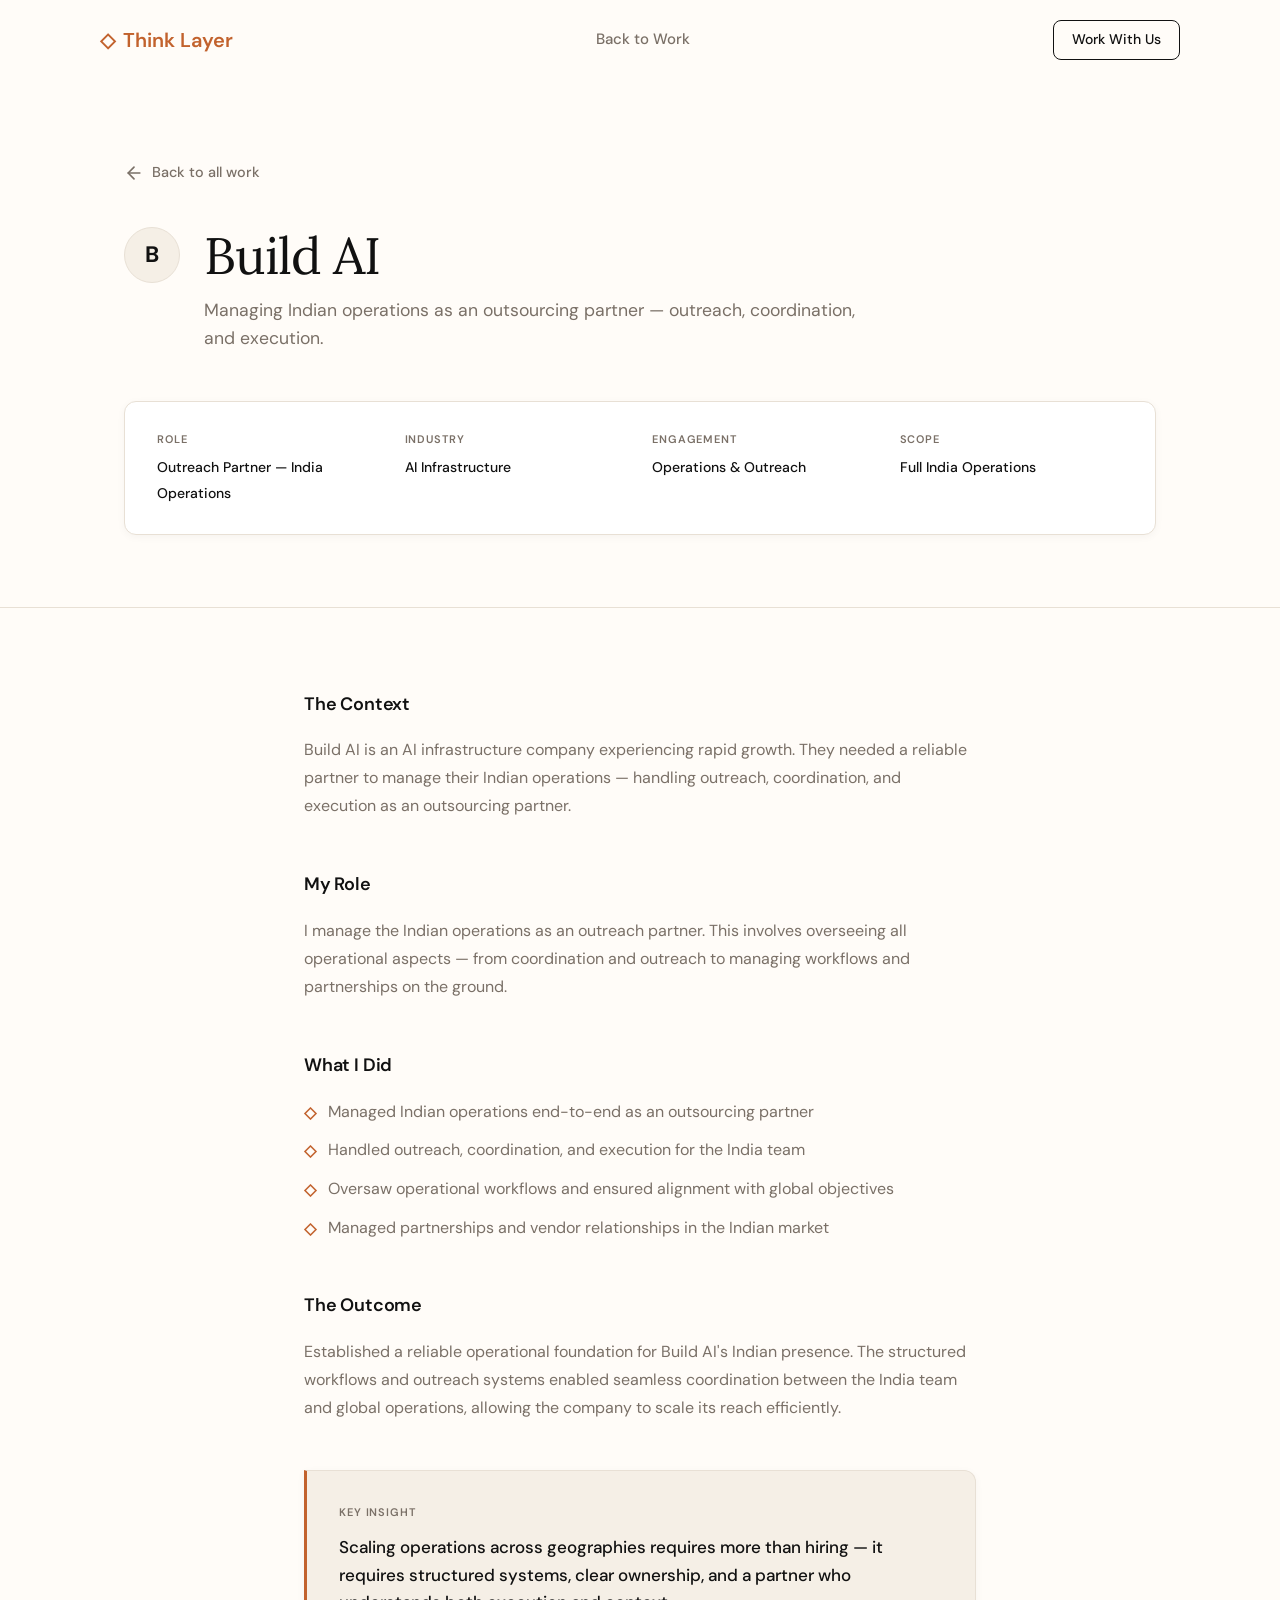
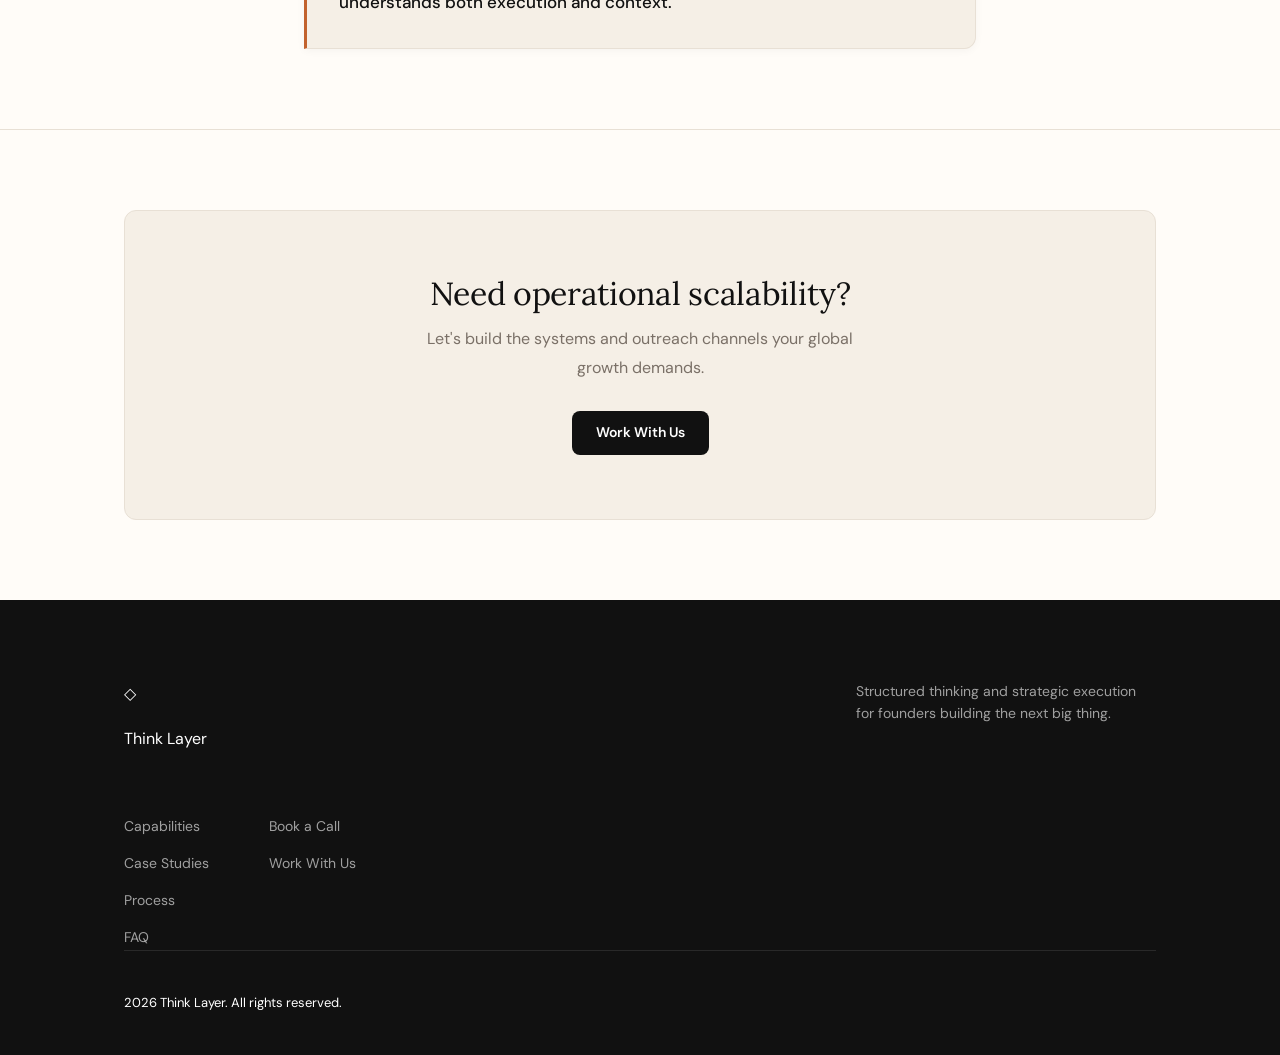
<file: build-ai.html>
<!DOCTYPE html>
<html lang="en">
<head>
  <meta charset="UTF-8" />
  <meta name="viewport" content="width=device-width, initial-scale=1.0" />
  <title>Build AI Case Study | Think Layer</title>
  <link rel="preconnect" href="https://fonts.googleapis.com" />
  <link rel="preconnect" href="https://fonts.gstatic.com" crossorigin />
  <link href="https://fonts.googleapis.com/css2?family=DM+Sans:ital,wght@0,400;0,500;0,700;1,400&family=Lora:ital,wght@0,400;0,500;1,400&display=swap" rel="stylesheet" />
  <link rel="stylesheet" href="style.css" />
  <link rel="stylesheet" href="case-study.css" />
</head>
<body>

  <!-- NAVIGATION -->
  <header class="navbar" id="navbar">
    <div class="navbar-inner">
      <a href="index.html" class="navbar-logo" aria-label="Home">
        <span class="logo-icon">◇</span>
        <span class="logo-text">Think Layer</span>
      </a>
      <nav class="nav-links glass-pill" id="nav-links">
        <a href="index.html#work" class="nav-link">Back to Work</a>
      </nav>
      <div class="nav-actions">
        <a href="index.html#contact" class="nav-cta">Work With Us</a>
      </div>
    </div>
  </header>

  <!-- CASE HERO -->
  <header class="case-hero">
    <div class="container">
      <a href="index.html#work" class="back-link">
        <svg width="20" height="20" viewBox="0 0 24 24" fill="none" stroke="currentColor" stroke-width="2" stroke-linecap="round" stroke-linejoin="round"><line x1="19" y1="12" x2="5" y2="12"/><polyline points="12 19 5 12 12 5"/></svg>
        Back to all work
      </a>
      <div class="case-title-row anim-fade-up">
        <div class="case-logo-lg">B</div>
        <div>
          <h1 class="case-title">Build AI</h1>
          <p class="case-subtitle">Managing Indian operations as an outsourcing partner — outreach, coordination, and execution.</p>
        </div>
      </div>
      <div class="case-meta anim-fade-up">
        <div class="meta-item">
          <span class="meta-label">Role</span>
          <span class="meta-value">Outreach Partner — India Operations</span>
        </div>
        <div class="meta-item">
          <span class="meta-label">Industry</span>
          <span class="meta-value">AI Infrastructure</span>
        </div>
        <div class="meta-item">
          <span class="meta-label">Engagement</span>
          <span class="meta-value">Operations & Outreach</span>
        </div>
        <div class="meta-item">
          <span class="meta-label">Scope</span>
          <span class="meta-value">Full India Operations</span>
        </div>
      </div>
    </div>
  </header>

  <!-- CASE CONTENT -->
  <main class="container">
    <div class="case-content anim-fade-up">
      <div class="case-section">
        <h3>The Context</h3>
        <p>Build AI is an AI infrastructure company experiencing rapid growth. They needed a reliable partner to manage their Indian operations — handling outreach, coordination, and execution as an outsourcing partner.</p>
      </div>

      <div class="case-section">
        <h3>My Role</h3>
        <p>I manage the Indian operations as an outreach partner. This involves overseeing all operational aspects — from coordination and outreach to managing workflows and partnerships on the ground.</p>
      </div>

      <div class="case-section">
        <h3>What I Did</h3>
        <ul>
          <li>Managed Indian operations end-to-end as an outsourcing partner</li>
          <li>Handled outreach, coordination, and execution for the India team</li>
          <li>Oversaw operational workflows and ensured alignment with global objectives</li>
          <li>Managed partnerships and vendor relationships in the Indian market</li>
        </ul>
      </div>

      <div class="case-section">
        <h3>The Outcome</h3>
        <p>Established a reliable operational foundation for Build AI's Indian presence. The structured workflows and outreach systems enabled seamless coordination between the India team and global operations, allowing the company to scale its reach efficiently.</p>
      </div>

      <div class="case-insight">
        <h4>Key Insight</h4>
        <p>Scaling operations across geographies requires more than hiring — it requires structured systems, clear ownership, and a partner who understands both execution and context.</p>
      </div>
    </div>
  </main>

  <!-- CTA -->
  <section class="section cta-final-section">
    <div class="container">
      <div class="cta-final-card anim-fade-up">
        <h2>Need operational scalability?</h2>
        <p>Let's build the systems and outreach channels your global growth demands.</p>
        <a href="index.html#contact" class="btn btn-primary">Work With Us</a>
      </div>
    </div>
  </section>

  <!-- FOOTER -->
  <footer class="footer">
    <div class="container">
      <div class="footer-top">
        <div class="footer-brand"><span class="logo-icon">◇</span><span class="logo-text">Think Layer</span></div>
        <p class="footer-tagline">Structured thinking and strategic execution for founders building the next big thing.</p>
      </div>
      <div class="footer-grid">
        <div class="footer-col">
          <a href="index.html#capabilities">Capabilities</a>
          <a href="index.html#work">Case Studies</a>
          <a href="index.html#process">Process</a>
          <a href="index.html#faq">FAQ</a>
        </div>
        <div class="footer-col">
          <a href="https://cal.com/abhinay-tiwari/30min" target="_blank" rel="noopener">Book a Call</a>
          <a href="index.html#contact">Work With Us</a>
        </div>
      </div>
      <div class="footer-bottom">
        <p>2026 Think Layer. All rights reserved.</p>
      </div>
    </div>
  </footer>

  <script src="script.js"></script>
</body>
</html>
</file>
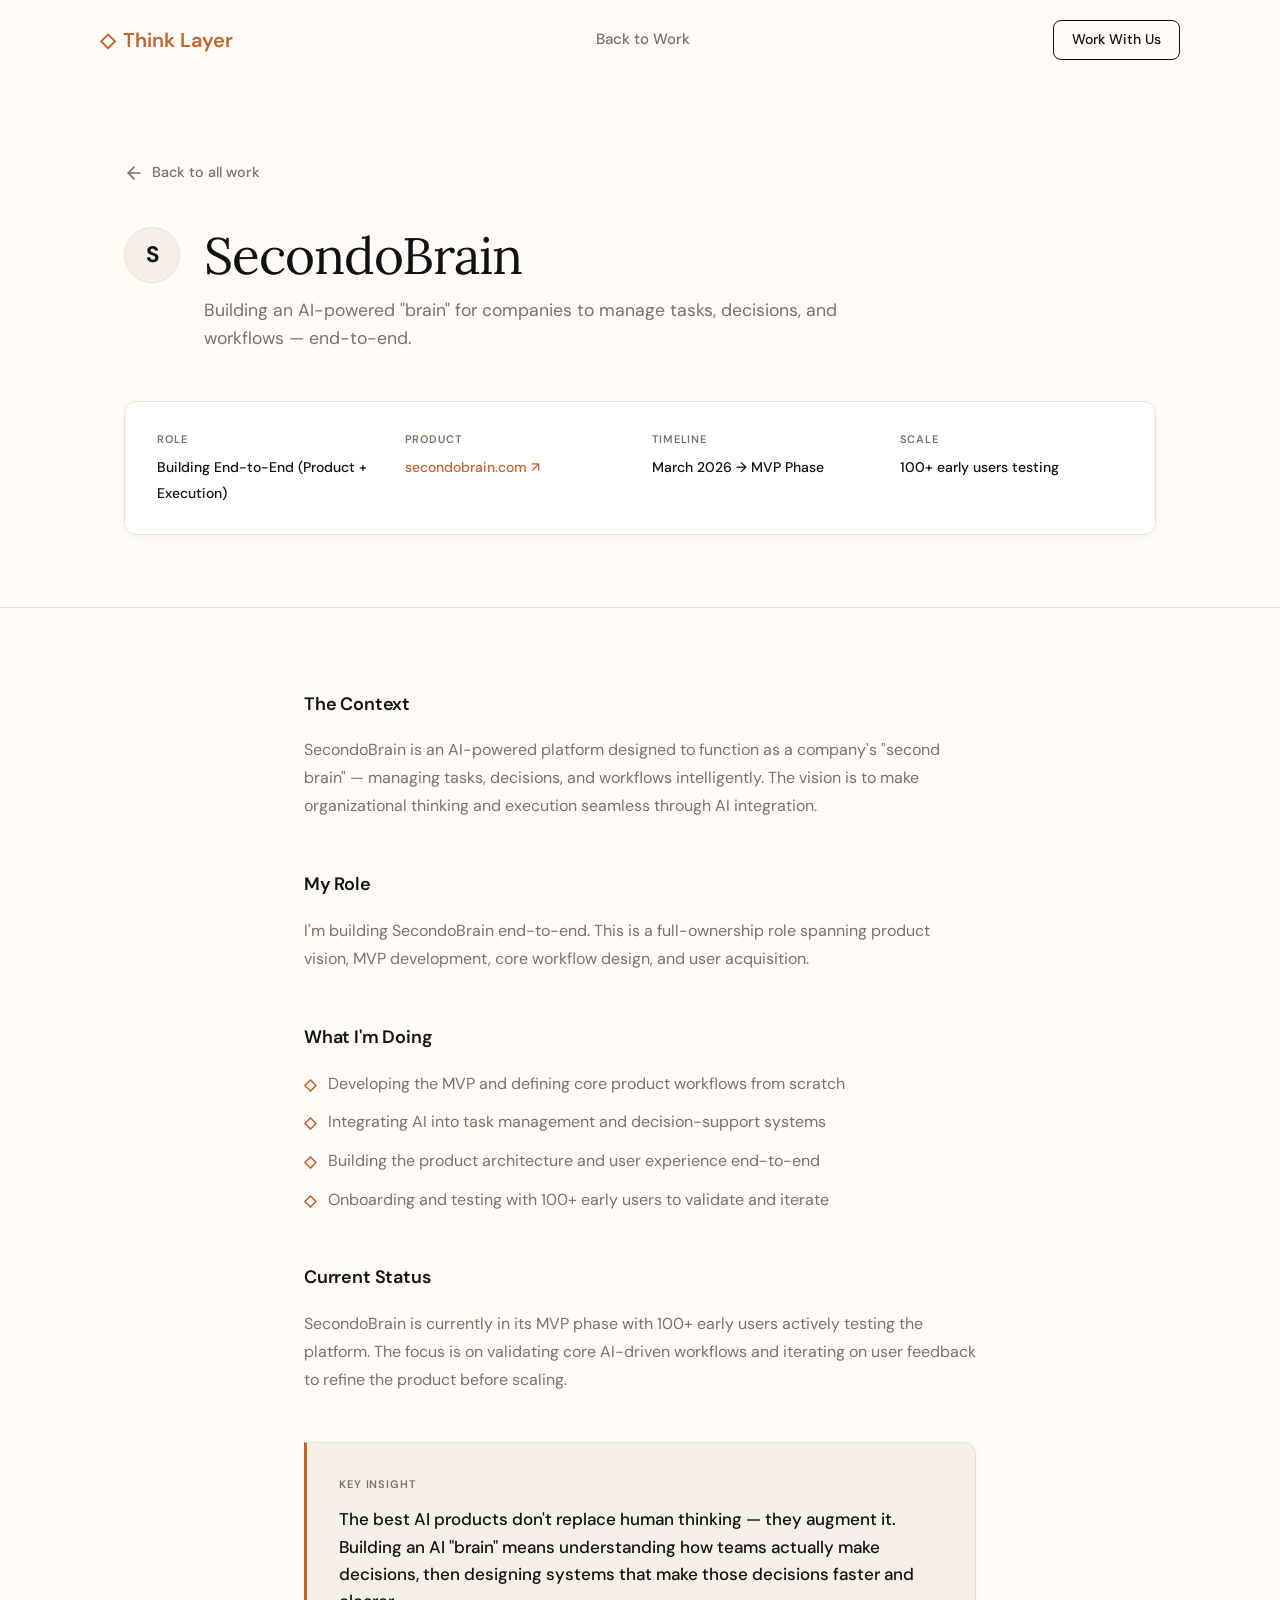
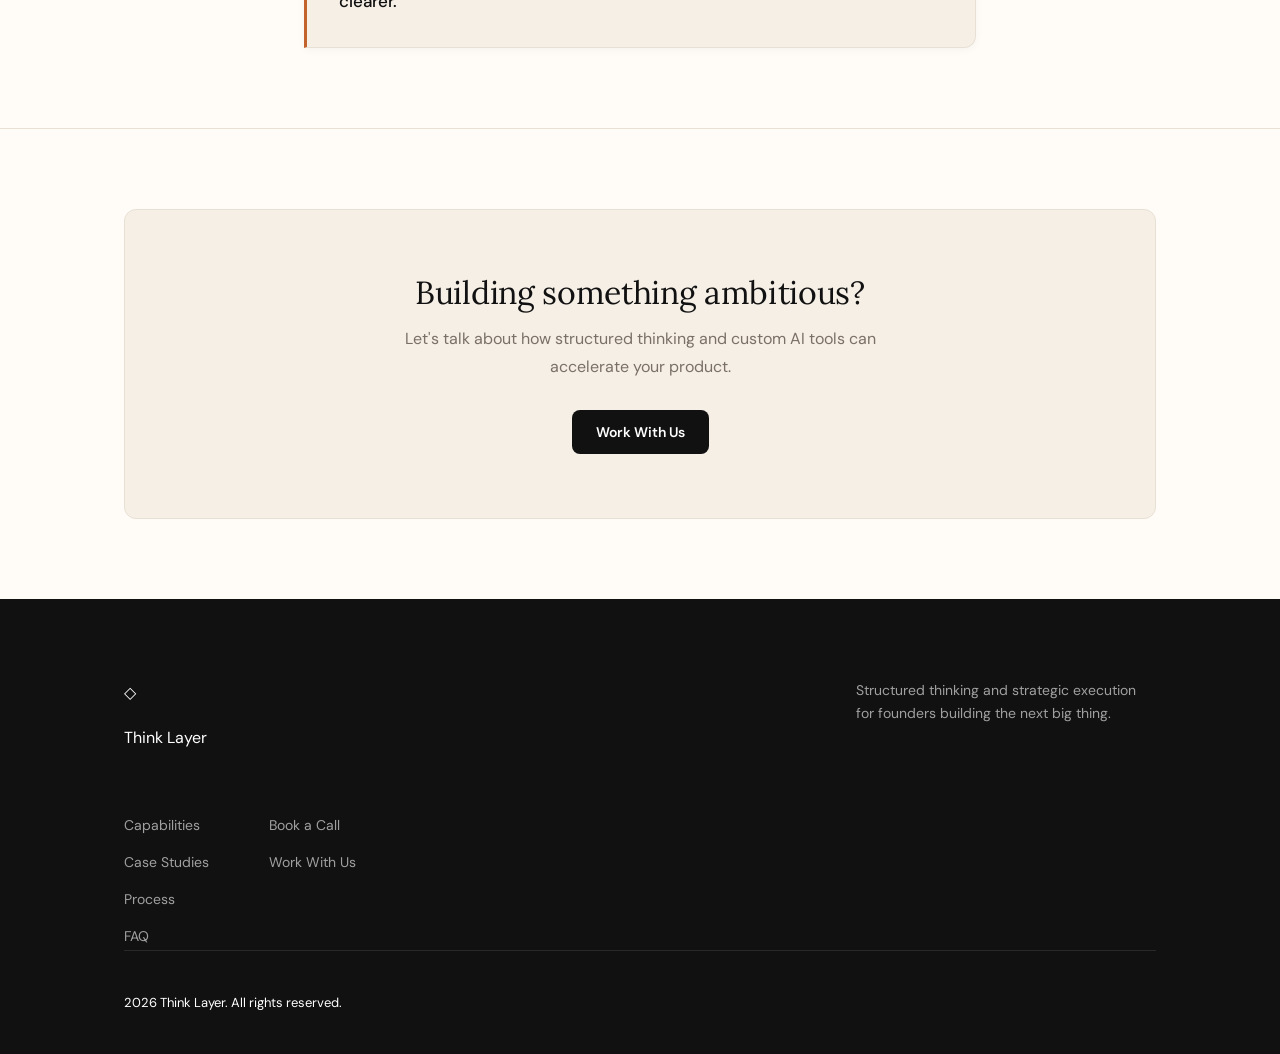
<file: early-stage.html>
<!DOCTYPE html>
<html lang="en">
<head>
  <meta charset="UTF-8" />
  <meta name="viewport" content="width=device-width, initial-scale=1.0" />
  <title>SecondoBrain Case Study | Think Layer</title>
  <link rel="preconnect" href="https://fonts.googleapis.com" />
  <link rel="preconnect" href="https://fonts.gstatic.com" crossorigin />
  <link href="https://fonts.googleapis.com/css2?family=DM+Sans:ital,wght@0,400;0,500;0,700;1,400&family=Lora:ital,wght@0,400;0,500;1,400&display=swap" rel="stylesheet" />
  <link rel="stylesheet" href="style.css" />
  <link rel="stylesheet" href="case-study.css" />
</head>
<body>

  <!-- NAVIGATION -->
  <header class="navbar" id="navbar">
    <div class="navbar-inner">
      <a href="index.html" class="navbar-logo" aria-label="Home">
        <span class="logo-icon">◇</span>
        <span class="logo-text">Think Layer</span>
      </a>
      <nav class="nav-links glass-pill" id="nav-links">
        <a href="index.html#work" class="nav-link">Back to Work</a>
      </nav>
      <div class="nav-actions">
        <a href="index.html#contact" class="nav-cta">Work With Us</a>
      </div>
    </div>
  </header>

  <!-- CASE HERO -->
  <header class="case-hero">
    <div class="container">
      <a href="index.html#work" class="back-link">
        <svg width="20" height="20" viewBox="0 0 24 24" fill="none" stroke="currentColor" stroke-width="2" stroke-linecap="round" stroke-linejoin="round"><line x1="19" y1="12" x2="5" y2="12"/><polyline points="12 19 5 12 12 5"/></svg>
        Back to all work
      </a>
      <div class="case-title-row anim-fade-up">
        <div class="case-logo-lg">S</div>
        <div>
          <h1 class="case-title">SecondoBrain</h1>
          <p class="case-subtitle">Building an AI-powered "brain" for companies to manage tasks, decisions, and workflows — end-to-end.</p>
        </div>
      </div>
      <div class="case-meta anim-fade-up">
        <div class="meta-item">
          <span class="meta-label">Role</span>
          <span class="meta-value">Building End-to-End (Product + Execution)</span>
        </div>
        <div class="meta-item">
          <span class="meta-label">Product</span>
          <span class="meta-value"><a href="https://secondobrain.com" target="_blank" rel="noopener">secondobrain.com ↗</a></span>
        </div>
        <div class="meta-item">
          <span class="meta-label">Timeline</span>
          <span class="meta-value">March 2026 → MVP Phase</span>
        </div>
        <div class="meta-item">
          <span class="meta-label">Scale</span>
          <span class="meta-value">100+ early users testing</span>
        </div>
      </div>
    </div>
  </header>

  <!-- CASE CONTENT -->
  <main class="container">
    <div class="case-content anim-fade-up">
      <div class="case-section">
        <h3>The Context</h3>
        <p>SecondoBrain is an AI-powered platform designed to function as a company's "second brain" — managing tasks, decisions, and workflows intelligently. The vision is to make organizational thinking and execution seamless through AI integration.</p>
      </div>

      <div class="case-section">
        <h3>My Role</h3>
        <p>I'm building SecondoBrain end-to-end. This is a full-ownership role spanning product vision, MVP development, core workflow design, and user acquisition.</p>
      </div>

      <div class="case-section">
        <h3>What I'm Doing</h3>
        <ul>
          <li>Developing the MVP and defining core product workflows from scratch</li>
          <li>Integrating AI into task management and decision-support systems</li>
          <li>Building the product architecture and user experience end-to-end</li>
          <li>Onboarding and testing with 100+ early users to validate and iterate</li>
        </ul>
      </div>

      <div class="case-section">
        <h3>Current Status</h3>
        <p>SecondoBrain is currently in its MVP phase with 100+ early users actively testing the platform. The focus is on validating core AI-driven workflows and iterating on user feedback to refine the product before scaling.</p>
      </div>

      <div class="case-insight">
        <h4>Key Insight</h4>
        <p>The best AI products don't replace human thinking — they augment it. Building an AI "brain" means understanding how teams actually make decisions, then designing systems that make those decisions faster and clearer.</p>
      </div>
    </div>
  </main>

  <!-- CTA -->
  <section class="section cta-final-section">
    <div class="container">
      <div class="cta-final-card anim-fade-up">
        <h2>Building something ambitious?</h2>
        <p>Let's talk about how structured thinking and custom AI tools can accelerate your product.</p>
        <a href="index.html#contact" class="btn btn-primary">Work With Us</a>
      </div>
    </div>
  </section>

  <!-- FOOTER -->
  <footer class="footer">
    <div class="container">
      <div class="footer-top">
        <div class="footer-brand"><span class="logo-icon">◇</span><span class="logo-text">Think Layer</span></div>
        <p class="footer-tagline">Structured thinking and strategic execution for founders building the next big thing.</p>
      </div>
      <div class="footer-grid">
        <div class="footer-col">
          <a href="index.html#capabilities">Capabilities</a>
          <a href="index.html#work">Case Studies</a>
          <a href="index.html#process">Process</a>
          <a href="index.html#faq">FAQ</a>
        </div>
        <div class="footer-col">
          <a href="https://cal.com/abhinay-tiwari/30min" target="_blank" rel="noopener">Book a Call</a>
          <a href="index.html#contact">Work With Us</a>
        </div>
      </div>
      <div class="footer-bottom">
        <p>2026 Think Layer. All rights reserved.</p>
      </div>
    </div>
  </footer>

  <script src="script.js"></script>
</body>
</html>
</file>
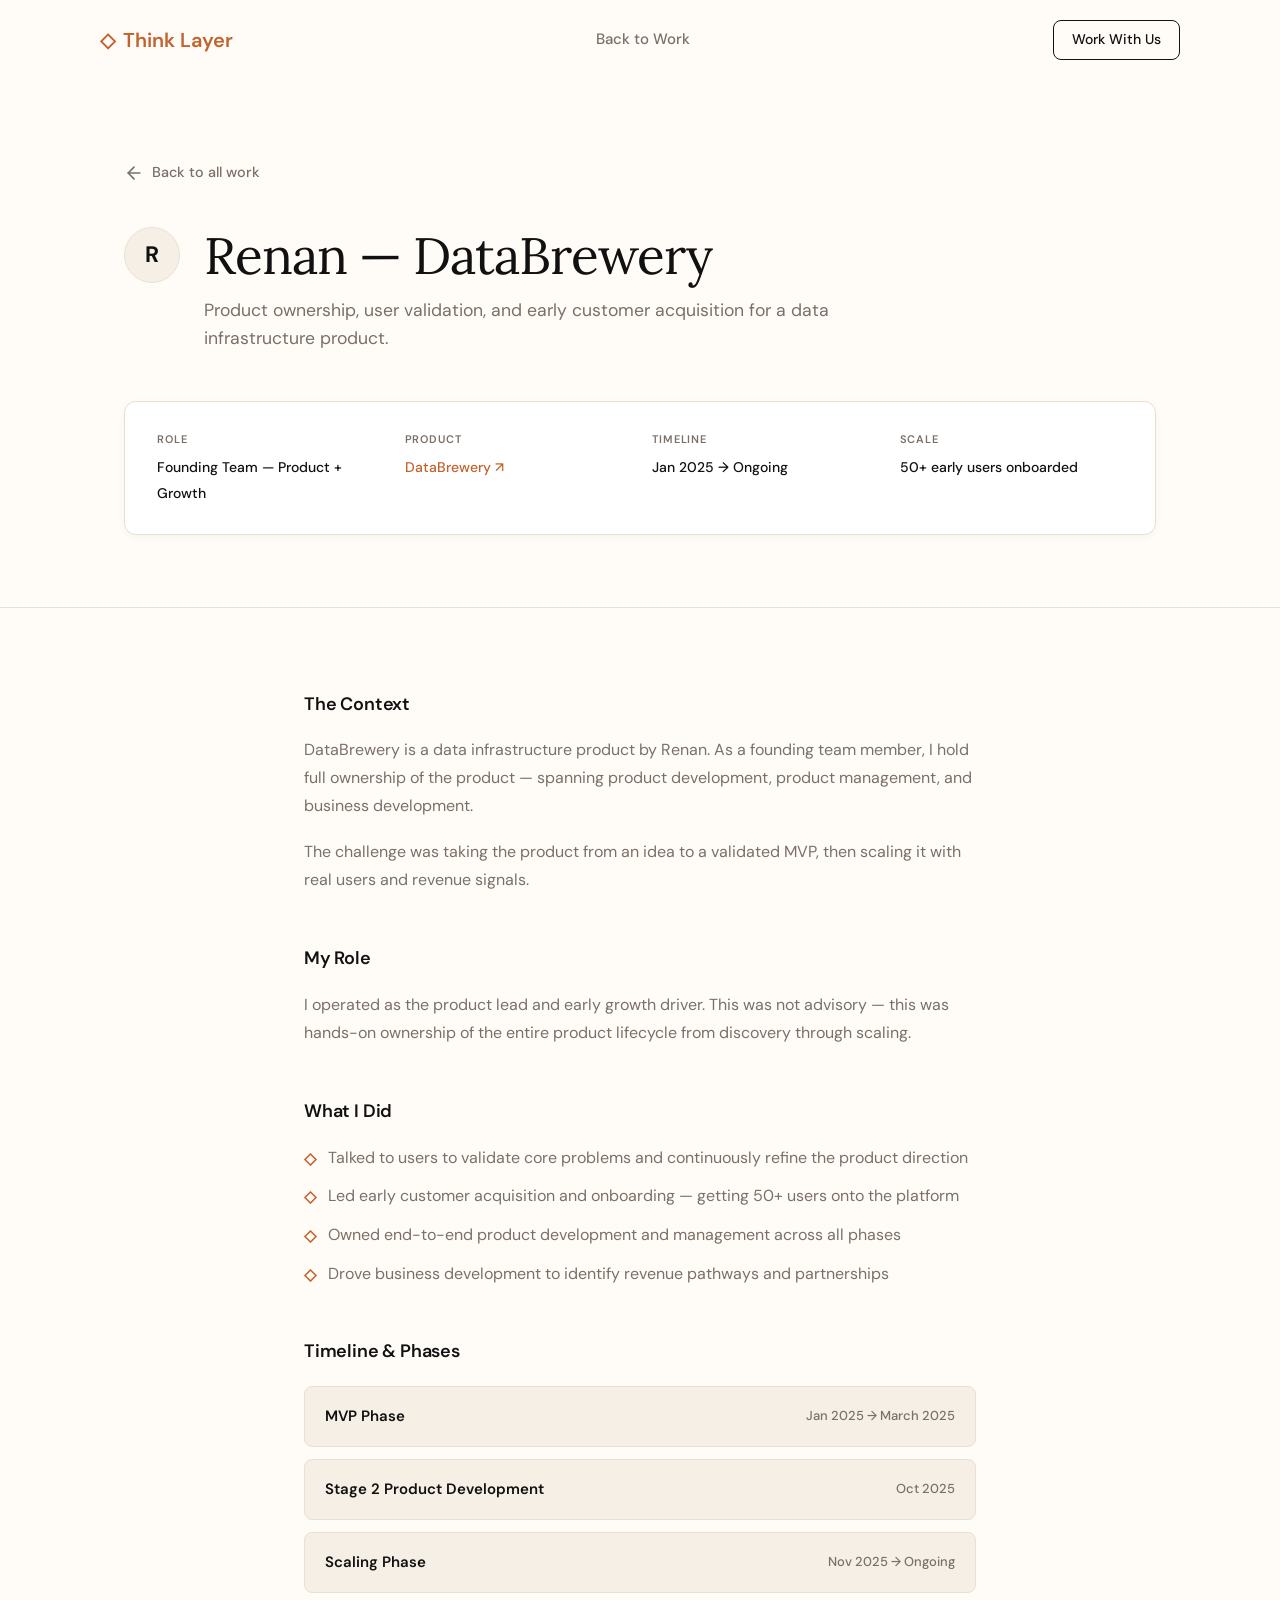
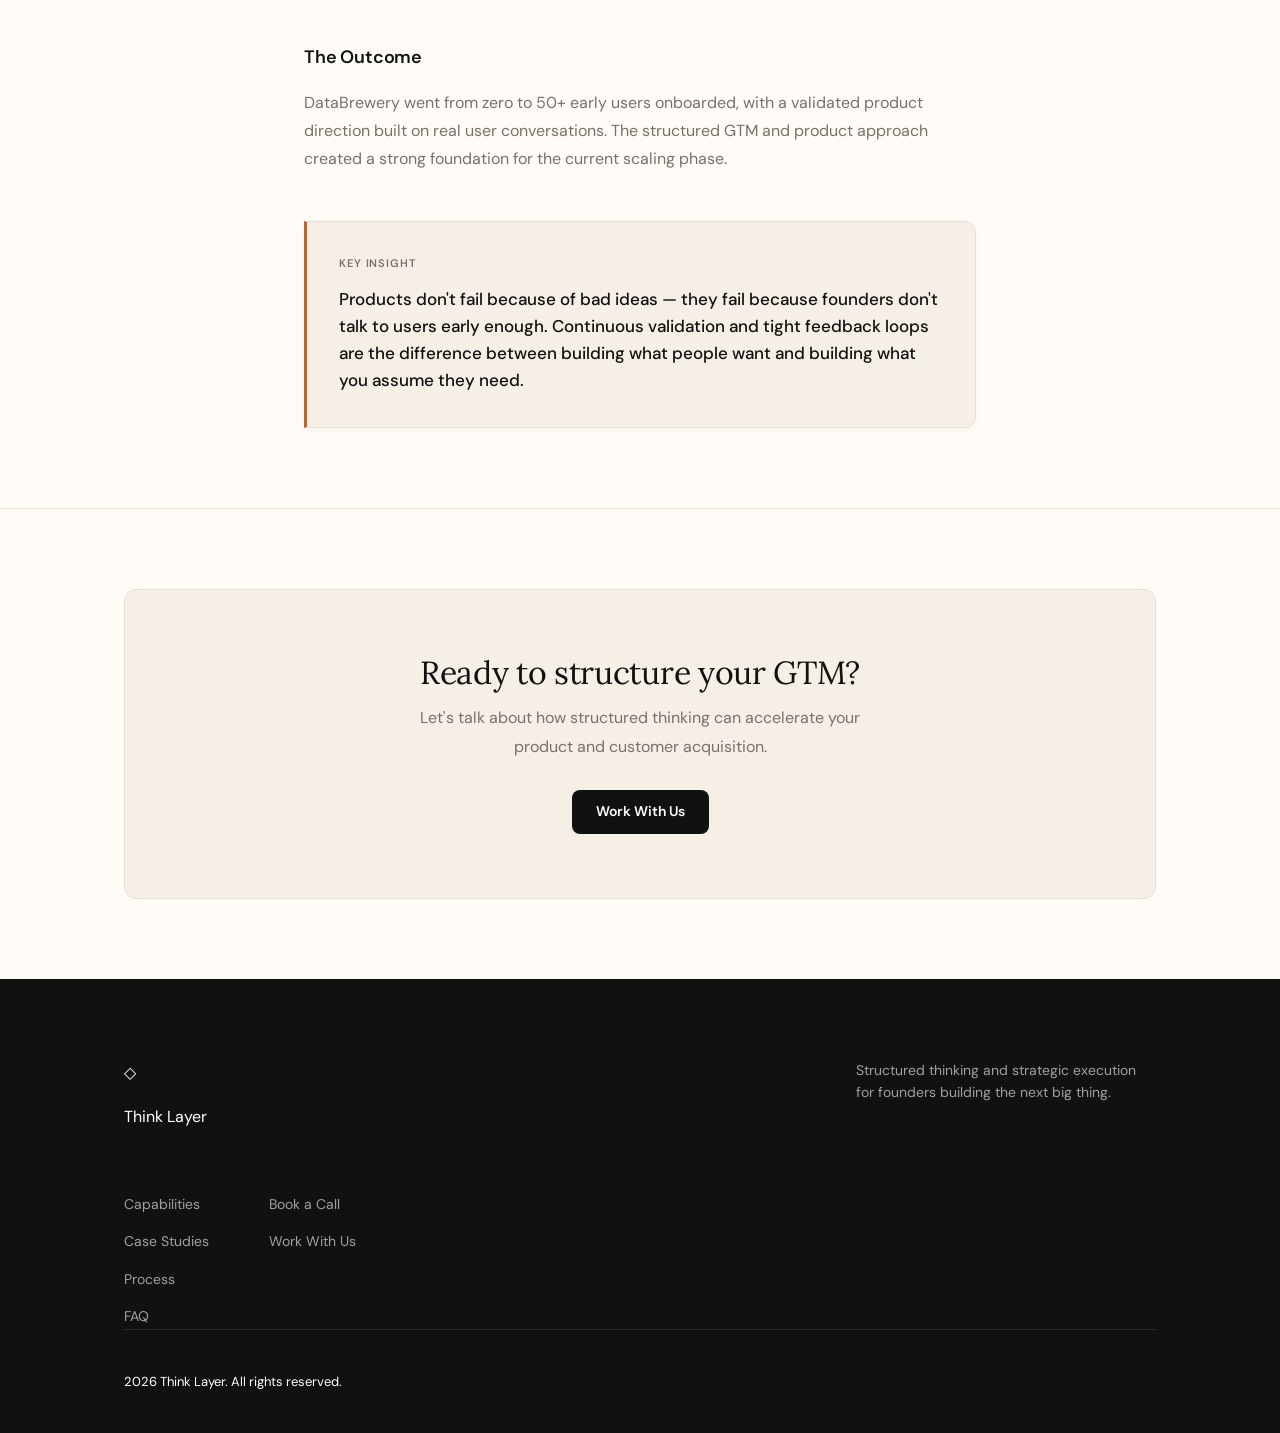
<file: renan.html>
<!DOCTYPE html>
<html lang="en">
<head>
  <meta charset="UTF-8" />
  <meta name="viewport" content="width=device-width, initial-scale=1.0" />
  <title>Renan / DataBrewery Case Study | Think Layer</title>
  <link rel="preconnect" href="https://fonts.googleapis.com" />
  <link rel="preconnect" href="https://fonts.gstatic.com" crossorigin />
  <link href="https://fonts.googleapis.com/css2?family=DM+Sans:ital,wght@0,400;0,500;0,700;1,400&family=Lora:ital,wght@0,400;0,500;1,400&display=swap" rel="stylesheet" />
  <link rel="stylesheet" href="style.css" />
  <link rel="stylesheet" href="case-study.css" />
</head>
<body>

  <!-- NAVIGATION -->
  <header class="navbar" id="navbar">
    <div class="navbar-inner">
      <a href="index.html" class="navbar-logo" aria-label="Home">
        <span class="logo-icon">◇</span>
        <span class="logo-text">Think Layer</span>
      </a>
      <nav class="nav-links glass-pill" id="nav-links">
        <a href="index.html#work" class="nav-link">Back to Work</a>
      </nav>
      <div class="nav-actions">
        <a href="index.html#contact" class="nav-cta">Work With Us</a>
      </div>
    </div>
  </header>

  <!-- CASE HERO -->
  <header class="case-hero">
    <div class="container">
      <a href="index.html#work" class="back-link">
        <svg width="20" height="20" viewBox="0 0 24 24" fill="none" stroke="currentColor" stroke-width="2" stroke-linecap="round" stroke-linejoin="round"><line x1="19" y1="12" x2="5" y2="12"/><polyline points="12 19 5 12 12 5"/></svg>
        Back to all work
      </a>
      <div class="case-title-row anim-fade-up">
        <div class="case-logo-lg">R</div>
        <div>
          <h1 class="case-title">Renan — DataBrewery</h1>
          <p class="case-subtitle">Product ownership, user validation, and early customer acquisition for a data infrastructure product.</p>
        </div>
      </div>
      <div class="case-meta anim-fade-up">
        <div class="meta-item">
          <span class="meta-label">Role</span>
          <span class="meta-value">Founding Team — Product + Growth</span>
        </div>
        <div class="meta-item">
          <span class="meta-label">Product</span>
          <span class="meta-value"><a href="https://www.renan.one/databrewery" target="_blank" rel="noopener">DataBrewery ↗</a></span>
        </div>
        <div class="meta-item">
          <span class="meta-label">Timeline</span>
          <span class="meta-value">Jan 2025 → Ongoing</span>
        </div>
        <div class="meta-item">
          <span class="meta-label">Scale</span>
          <span class="meta-value">50+ early users onboarded</span>
        </div>
      </div>
    </div>
  </header>

  <!-- CASE CONTENT -->
  <main class="container">
    <div class="case-content anim-fade-up">
      <div class="case-section">
        <h3>The Context</h3>
        <p>DataBrewery is a data infrastructure product by Renan. As a founding team member, I hold full ownership of the product — spanning product development, product management, and business development.</p>
        <p>The challenge was taking the product from an idea to a validated MVP, then scaling it with real users and revenue signals.</p>
      </div>

      <div class="case-section">
        <h3>My Role</h3>
        <p>I operated as the product lead and early growth driver. This was not advisory — this was hands-on ownership of the entire product lifecycle from discovery through scaling.</p>
      </div>

      <div class="case-section">
        <h3>What I Did</h3>
        <ul>
          <li>Talked to users to validate core problems and continuously refine the product direction</li>
          <li>Led early customer acquisition and onboarding — getting 50+ users onto the platform</li>
          <li>Owned end-to-end product development and management across all phases</li>
          <li>Drove business development to identify revenue pathways and partnerships</li>
        </ul>
      </div>

      <div class="case-section">
        <h3>Timeline & Phases</h3>
        <div class="timeline-blocks">
          <div class="timeline-block">
            <span class="timeline-phase">MVP Phase</span>
            <span class="timeline-date">Jan 2025 → March 2025</span>
          </div>
          <div class="timeline-block">
            <span class="timeline-phase">Stage 2 Product Development</span>
            <span class="timeline-date">Oct 2025</span>
          </div>
          <div class="timeline-block">
            <span class="timeline-phase">Scaling Phase</span>
            <span class="timeline-date">Nov 2025 → Ongoing</span>
          </div>
        </div>
      </div>

      <div class="case-section">
        <h3>The Outcome</h3>
        <p>DataBrewery went from zero to 50+ early users onboarded, with a validated product direction built on real user conversations. The structured GTM and product approach created a strong foundation for the current scaling phase.</p>
      </div>

      <div class="case-insight">
        <h4>Key Insight</h4>
        <p>Products don't fail because of bad ideas — they fail because founders don't talk to users early enough. Continuous validation and tight feedback loops are the difference between building what people want and building what you assume they need.</p>
      </div>
    </div>
  </main>

  <!-- CTA -->
  <section class="section cta-final-section">
    <div class="container">
      <div class="cta-final-card anim-fade-up">
        <h2>Ready to structure your GTM?</h2>
        <p>Let's talk about how structured thinking can accelerate your product and customer acquisition.</p>
        <a href="index.html#contact" class="btn btn-primary">Work With Us</a>
      </div>
    </div>
  </section>

  <!-- FOOTER -->
  <footer class="footer">
    <div class="container">
      <div class="footer-top">
        <div class="footer-brand"><span class="logo-icon">◇</span><span class="logo-text">Think Layer</span></div>
        <p class="footer-tagline">Structured thinking and strategic execution for founders building the next big thing.</p>
      </div>
      <div class="footer-grid">
        <div class="footer-col">
          <a href="index.html#capabilities">Capabilities</a>
          <a href="index.html#work">Case Studies</a>
          <a href="index.html#process">Process</a>
          <a href="index.html#faq">FAQ</a>
        </div>
        <div class="footer-col">
          <a href="https://cal.com/abhinay-tiwari/30min" target="_blank" rel="noopener">Book a Call</a>
          <a href="index.html#contact">Work With Us</a>
        </div>
      </div>
      <div class="footer-bottom">
        <p>2026 Think Layer. All rights reserved.</p>
      </div>
    </div>
  </footer>

  <script src="script.js"></script>
</body>
</html>
</file>
<file: style.css>
/* ============================================================
   THINK LAYER — Global Design System & Variables (Warm Editorial Theme)
   ============================================================ */

:root {
  /* Warm Design System Tokens */
  --bg: #FFFCF8;
  --bg-2: #F5EFE6;
  --ink: #111111;
  --ink-muted: #7A7067;
  --border: #E8E0D5;
  --accent: #C2622D;
  --accent-bg: #FEF3EC;
  --white: #FFFFFF;

  --font-body: 'DM Sans', -apple-system, BlinkMacSystemFont, sans-serif;
  --font-serif: 'Lora', Georgia, serif;

  /* Backward Compatibility Mappings */
  --color-dark: var(--ink);
  --color-light: var(--bg);
  --color-cream: var(--bg-2);
  --color-card: var(--white);
  --color-accent: var(--accent);
  --color-accent-hover: #D8723B;
  --color-accent-soft: var(--accent-bg);
  --color-accent-ring: rgba(194, 98, 45, 0.1);
  --color-accent-dark-text: var(--accent);

  --text-primary: var(--ink);
  --text-secondary: var(--ink-muted);
  --text-muted: var(--ink-muted);

  --border-light: var(--border);
  --border-dark: var(--border);

  --shadow-card: 0 2px 8px rgba(0, 0, 0, 0.04);
  --shadow-card-hover: 0 6px 24px rgba(0, 0, 0, 0.08);

  --font-heading: var(--font-serif);

  --container-max: 1080px;
  --navbar-max: 1080px;
  --section-padding: 110px;

  --ease-out-expo: cubic-bezier(0.16, 1, 0.3, 1);
}

/* ----------------------------------------------------------
   1. Reset & Base (Light theme enforcement)
   ---------------------------------------------------------- */
*,
*::before,
*::after {
  margin: 0;
  padding: 0;
  box-sizing: border-box;
}

html {
  font-size: 16px;
  scroll-behavior: smooth;
  -webkit-font-smoothing: antialiased;
  -moz-osx-font-smoothing: grayscale;
  background-color: var(--color-light);
  color: var(--text-primary);
}

body {
  font-family: var(--font-body);
  font-weight: 400;
  line-height: 1.8;
  color: var(--text-primary);
  background-color: var(--color-light);
  overflow-x: hidden;
}

img,
svg {
  display: block;
  max-width: 100%;
  height: auto;
}

a {
  text-decoration: none;
  color: inherit;
  transition: all 0.3s var(--ease-out-expo);
}

ul,
ol {
  list-style: none;
}

button {
  font-family: inherit;
  border: none;
  background: none;
  cursor: pointer;
  outline: none;
}

input,
textarea,
select {
  font-family: inherit;
  font-size: inherit;
  outline: none;
}

/* Headings font rules matching design system */
h1, h2 {
  font-family: var(--font-serif);
  font-weight: 400;
  line-height: 1.2;
  color: var(--text-primary);
}

h3, h4, h5, h6 {
  font-family: var(--font-body);
  font-weight: 600;
  color: var(--text-primary);
}

/* ----------------------------------------------------------
   2. Navbar (Sticky warm layout)
   ---------------------------------------------------------- */
.navbar {
  position: fixed;
  top: 0;
  left: 0;
  right: 0;
  z-index: 1000;
  padding: 16px 24px;
  height: 80px;
  display: flex;
  align-items: center;
  background-color: transparent;
  transition: all 0.3s var(--ease-out-expo);
  border-bottom: 1px solid transparent;
}

.navbar-inner {
  display: flex;
  align-items: center;
  justify-content: space-between;
  max-width: var(--navbar-max);
  margin: 0 auto;
  width: 100%;
}

.navbar-logo {
  font-family: var(--font-body);
  font-size: 20px;
  font-weight: 600;
  color: var(--text-primary);
  display: flex;
  align-items: center;
  gap: 8px;
}

.navbar-logo span {
  color: var(--color-accent);
}

.navbar.scrolled {
  background-color: var(--color-card);
  border-bottom-color: var(--border-light);
  box-shadow: 0 1px 0 var(--border-light);
  height: 72px;
  padding: 12px 24px;
}

.nav-links {
  display: flex;
  align-items: center;
  gap: 24px;
}

.glass-pill {
  display: flex;
  align-items: center;
  gap: 4px;
  background: transparent;
  border: none;
  backdrop-filter: none;
  -webkit-backdrop-filter: none;
  padding: 0;
}

.nav-links a {
  font-size: 15px;
  font-weight: 500;
  color: var(--text-secondary);
  padding: 6px 12px;
  border-radius: 6px;
  transition: all 0.3s var(--ease-out-expo);
}

.nav-links a:hover {
  color: var(--text-primary);
}

.nav-actions {
  display: flex;
  align-items: center;
  gap: 12px;
}

.nav-book,
.nav-cta {
  display: inline-flex;
  align-items: center;
  justify-content: center;
  font-size: 14px;
  font-weight: 500;
  height: 40px;
  padding: 0 18px;
  border-radius: 8px;
  transition: all 0.3s var(--ease-out-expo);
  white-space: nowrap;
}

.nav-book {
  background-color: var(--color-dark); /* Ink black button */
  color: #ffffff;
  border: 1px solid transparent;
}

.nav-book:hover {
  background-color: var(--color-accent);
  transform: translateY(-1px);
}

.nav-cta {
  background: transparent;
  border: 1px solid var(--color-dark);
  color: var(--color-dark);
}

.nav-cta:hover {
  background-color: var(--color-dark);
  color: #ffffff;
  transform: translateY(-1px);
}

/* ----------------------------------------------------------
   3. Sections, Spacing & Container
   ---------------------------------------------------------- */
.section {
  padding: var(--section-padding) 0;
}

.section-light {
  background-color: var(--color-light);
}

.section-cream {
  background-color: var(--color-cream);
}

.container {
  max-width: var(--container-max);
  margin: 0 auto;
  padding: 0 24px;
}

.section-label {
  display: block;
  font-family: var(--font-body);
  font-size: 11px;
  font-weight: 600;
  text-transform: uppercase;
  letter-spacing: 0.10em;
  color: var(--text-secondary);
  margin-bottom: 20px;
}

.section-headline {
  font-family: var(--font-heading);
  font-size: 44px;
  font-weight: 400;
  line-height: 1.2;
  color: var(--text-primary);
  margin-bottom: 16px;
  letter-spacing: -0.01em;
}

.section-headline .faint {
  color: var(--text-muted);
}

.section-sub {
  font-size: 18px;
  color: var(--text-secondary);
  line-height: 1.6;
  max-width: 560px;
}

.text-center {
  text-align: center;
}

.text-center .section-sub {
  margin-left: auto;
  margin-right: auto;
}

/* ----------------------------------------------------------
   4. Footer (Dark background ink footer)
   ---------------------------------------------------------- */
.footer {
  background-color: var(--color-dark);
  padding: 80px 0 40px;
  color: #ffffff;
}

.footer-top {
  display: flex;
  justify-content: space-between;
  align-items: flex-start;
  margin-bottom: 60px;
  flex-wrap: wrap;
  gap: 48px;
}

.footer-brand {
  display: flex;
  flex-direction: column;
  gap: 16px;
}

.footer-logo {
  font-family: var(--font-body);
  font-size: 20px;
  font-weight: 600;
  color: #ffffff;
  display: flex;
  align-items: center;
  gap: 8px;
}

.footer-logo span {
  color: var(--color-accent);
}

.footer-tagline {
  font-size: 14px;
  color: #ffffff;
  opacity: 0.6;
  max-width: 300px;
  line-height: 1.6;
}

.footer-grid {
  display: flex;
  gap: 60px;
}

.footer-col {
  display: flex;
  flex-direction: column;
  gap: 12px;
}

.footer-col label {
  font-family: var(--font-body);
  font-size: 11px;
  font-weight: 600;
  color: #ffffff;
  opacity: 0.9;
  text-transform: uppercase;
  letter-spacing: 0.10em;
  margin-bottom: 8px;
  display: block;
}

.footer-col a {
  font-size: 14px;
  color: #ffffff;
  opacity: 0.6;
}

.footer-col a:hover {
  opacity: 1;
  color: #ffffff;
}

.footer-bottom {
  border-top: 1px solid rgba(255, 255, 255, 0.1);
  padding-top: 40px;
  display: flex;
  justify-content: space-between;
  font-size: 13px;
}

/* Animations */
.anim-fade-up {
  opacity: 0;
  transform: translateY(24px);
  transition: opacity 0.6s var(--ease-out-expo), transform 0.6s var(--ease-out-expo);
}

.anim-fade-up.visible {
  opacity: 1;
  transform: translateY(0);
}
</file>
<file: case-study.css>
/* ============================================================
   THINK LAYER — Case Study Detail Page Styles (Warm Editorial Layout)
   ============================================================ */

/* ----------------------------------------------------------
   1. Case Hero (Premium Warm Editorial Header)
   ---------------------------------------------------------- */
.case-hero {
  padding: 160px 0 72px;
  border-bottom: 1px solid var(--border-light);
  background: var(--color-light);
  color: var(--text-primary);
  position: relative;
  overflow: hidden;
}

.back-link {
  display: inline-flex;
  align-items: center;
  gap: 8px;
  color: var(--text-secondary);
  font-weight: 500;
  font-size: 0.9rem;
  margin-bottom: 40px;
  transition: all 0.3s var(--ease-out-expo);
  border-bottom: 1px solid transparent;
}

.back-link svg {
  transition: transform 0.2s ease;
}

.back-link:hover {
  color: var(--text-primary);
  border-bottom-color: var(--text-primary);
}

.back-link:hover svg {
  transform: translateX(-4px);
}

.case-title-row {
  display: flex;
  align-items: flex-start;
  gap: 24px;
  margin-bottom: 36px;
}

.case-logo-lg {
  width: 56px;
  height: 56px;
  min-width: 56px;
  background-color: var(--color-cream);
  border: 1px solid var(--border-light);
  border-radius: 50%;
  display: flex;
  align-items: center;
  justify-content: center;
  font-weight: 700;
  font-size: 1.4rem;
  color: var(--text-primary);
}

.case-title {
  font-size: clamp(2.2rem, 5vw, 3.2rem);
  font-weight: 400; /* Regular serif weight Lora */
  font-family: var(--font-heading);
  letter-spacing: -0.02em;
  line-height: 1.12;
  margin-bottom: 12px;
  color: var(--text-primary);
}

.case-subtitle {
  font-size: 1.1rem;
  color: var(--text-secondary);
  line-height: 1.6;
  max-width: 680px;
}

/* ----------------------------------------------------------
   2. Case Meta Strip (Warm paper card)
   ---------------------------------------------------------- */
.case-meta {
  display: grid;
  grid-template-columns: repeat(4, 1fr);
  gap: 24px;
  padding: 28px 32px;
  background-color: var(--color-card);
  border-radius: 12px;
  border: 1px solid var(--border-light);
  box-shadow: var(--shadow-card);
  margin-top: 48px;
}

.meta-item {
  display: flex;
  flex-direction: column;
  gap: 6px;
}

.meta-label {
  font-size: 11px;
  color: var(--text-secondary);
  text-transform: uppercase;
  letter-spacing: 0.08em;
  font-weight: 600;
}

.meta-value {
  font-size: 14px;
  color: var(--text-primary);
  font-weight: 500;
}

.meta-value a {
  color: var(--color-accent);
  border-bottom: 1.5px solid transparent;
}

.meta-value a:hover {
  border-bottom-color: var(--color-accent);
}

/* ----------------------------------------------------------
   3. Case Content
   ---------------------------------------------------------- */
.case-content {
  max-width: 720px;
  margin: 0 auto;
  padding: 80px 24px;
}

.case-section {
  margin-bottom: 48px;
}

.case-section h3 {
  font-family: var(--font-body);
  font-size: 18px;
  font-weight: 600;
  margin-bottom: 16px;
  color: var(--text-primary);
  letter-spacing: -0.01em;
}

.case-section p {
  font-size: 16px;
  color: var(--text-secondary);
  line-height: 1.75;
  margin-bottom: 18px;
}

.case-section ul {
  list-style: none;
  padding: 0;
  display: flex;
  flex-direction: column;
  gap: 12px;
  margin-top: 18px;
}

.case-section ul li {
  display: flex;
  gap: 12px;
  font-size: 16px;
  color: var(--text-secondary);
  line-height: 1.6;
}

.case-section ul li::before {
  content: '◇';
  color: var(--color-accent);
  font-weight: 600;
  flex-shrink: 0;
  margin-top: 1px;
}

/* Timeline grid cards */
.timeline-blocks {
  display: flex;
  flex-direction: column;
  gap: 12px;
  margin-top: 18px;
}

.timeline-block {
  display: flex;
  justify-content: space-between;
  align-items: center;
  padding: 16px 20px;
  background-color: var(--color-cream);
  border: 1px solid var(--border-light);
  border-radius: 8px;
}

.timeline-phase {
  font-weight: 600;
  color: var(--text-primary);
  font-size: 15px;
}

.timeline-date {
  font-size: 13px;
  color: var(--text-secondary);
  font-weight: 500;
}

/* Insight Box (Light warm border highlight in accent) */
.case-insight {
  padding: 32px;
  background-color: var(--color-cream);
  border-left: 3px solid var(--color-accent); /* Terracotta left border */
  border-radius: 0 12px 12px 0;
  margin-top: 48px;
  box-shadow: var(--shadow-card);
  border-top: 1px solid var(--border-light);
  border-bottom: 1px solid var(--border-light);
  border-right: 1px solid var(--border-light);
}

.case-insight h4 {
  font-size: 11px;
  color: var(--text-secondary);
  margin-bottom: 12px;
  text-transform: uppercase;
  letter-spacing: 0.08em;
  font-weight: 600;
}

.case-insight p {
  font-size: 17px;
  color: var(--text-primary);
  font-weight: 500;
  line-height: 1.6;
  margin: 0;
}

/* ----------------------------------------------------------
   4. Final CTA Section (Light Card)
   ---------------------------------------------------------- */
.cta-final-section {
  padding: 80px 0;
  background-color: var(--color-light);
  border-top: 1px solid var(--border-light);
}

.cta-final-card {
  text-align: center;
  padding: 64px 32px;
  background-color: var(--color-cream);
  border-radius: 12px;
  color: var(--text-primary);
  position: relative;
  overflow: hidden;
  border: 1px solid var(--border-light);
}

.cta-final-card h2 {
  font-family: var(--font-heading);
  font-weight: 400;
  font-size: 32px;
  margin-bottom: 12px;
  color: var(--text-primary);
  letter-spacing: -0.01em;
}

.cta-final-card p {
  color: var(--text-secondary);
  margin-bottom: 28px;
  max-width: 480px;
  margin-left: auto;
  margin-right: auto;
  font-size: 16px;
}

.cta-final-card .btn-primary {
  display: inline-flex;
  align-items: center;
  justify-content: center;
  font-size: 14px;
  font-weight: 600;
  color: #ffffff;
  height: 44px;
  padding: 0 24px;
  border-radius: 8px;
  background-color: var(--color-dark);
  transition: all 0.3s var(--ease-out-expo);
  white-space: nowrap;
  border: none;
}

.cta-final-card .btn-primary:hover {
  background-color: var(--color-accent);
  transform: translateY(-1px);
}

/* ----------------------------------------------------------
   5. Responsive Styles
   ---------------------------------------------------------- */
@media (max-width: 768px) {
  .case-hero {
    padding: 120px 0 48px;
  }
  .case-title-row {
    flex-direction: column;
    gap: 16px;
  }
  .case-meta {
    grid-template-columns: 1fr 1fr;
    padding: 20px 24px;
    gap: 16px;
  }
  .timeline-block {
    flex-direction: column;
    align-items: flex-start;
    gap: 6px;
  }
  .cta-final-card {
    padding: 48px 20px;
  }
  .cta-final-card h2 {
    font-size: 24px;
  }
}

@media (max-width: 480px) {
  .case-meta {
    grid-template-columns: 1fr;
  }
  .case-title {
    font-size: 28px;
  }
}
</file>
